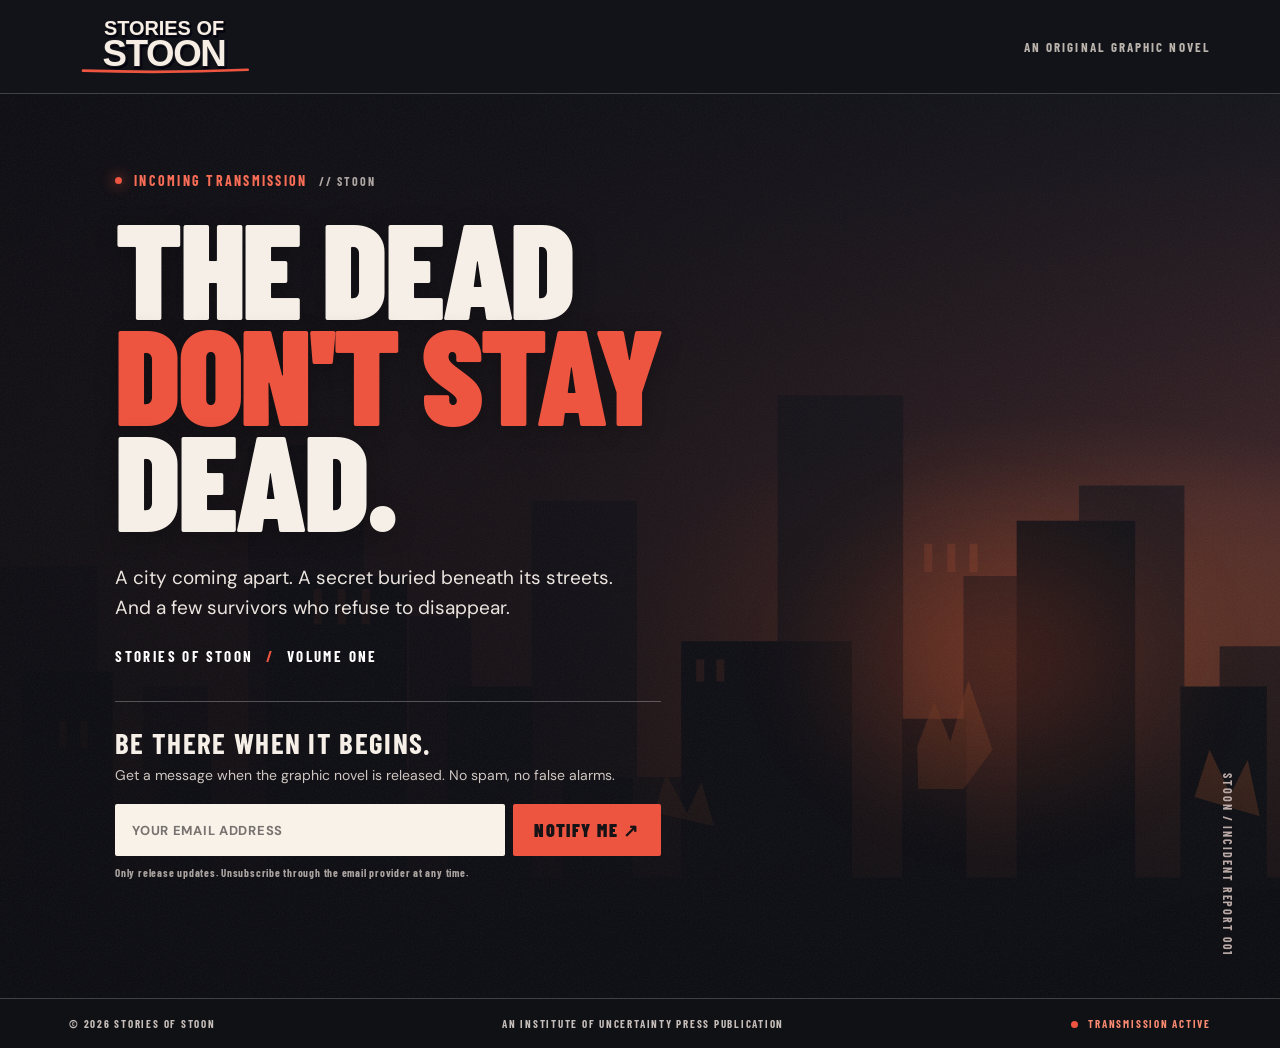
<file: index.html>
<!doctype html>
<html lang="en">
<head>
  <meta charset="utf-8">
  <meta name="viewport" content="width=device-width, initial-scale=1">
  <meta name="theme-color" content="#101015">
  <meta name="description" content="Stories of Stoon is an original graphic novel set in a city where the dead don't stay dead. Coming soon from Institute of Uncertainty Press.">
  <meta property="og:type" content="website">
  <meta property="og:title" content="Stories of Stoon | Coming Soon">
  <meta property="og:description" content="The dead don't stay dead. Enter the world of Stoon.">
  <meta property="og:image" content="https://storiesofstoon.github.io/assets/social-preview.svg">
  <meta property="og:url" content="https://storiesofstoon.github.io/">
  <title>Stories of Stoon | Coming Soon</title>
  <link rel="icon" type="image/svg+xml" href="assets/favicon.svg">
  <link rel="stylesheet" href="styles.css">
  <script src="config.js" defer></script>
  <script src="script.js" defer></script>
</head>
<body>
  <a class="skip" href="#main">Skip to content</a>
  <div class="site">
    <header class="header">
      <a class="brand" href="./" aria-label="Stories of Stoon home">
        <img src="assets/logo.svg" alt="Stories of Stoon" width="250" height="82">
      </a>
      <span class="header-tag">AN ORIGINAL GRAPHIC NOVEL</span>
    </header>

    <main id="main" class="hero">
      <div class="skyline" aria-hidden="true"></div>
      <div class="atmosphere" aria-hidden="true"></div>
      <div class="hero-inner">
        <p class="eyebrow"><span class="signal"></span> INCOMING TRANSMISSION <span class="code">// STOON</span></p>
        <h1>THE DEAD<br><em>DON'T STAY</em><br>DEAD.</h1>
        <p class="intro">A city coming apart. A secret buried beneath its streets. And a few survivors who refuse to disappear.</p>
        <p class="launch">STORIES OF STOON <span class="slash">/</span> VOLUME ONE</p>
        <div class="countdown" id="countdown" hidden aria-label="Countdown to launch">
          <p class="countdown-label">THE OUTBREAK BEGINS IN</p>
          <div class="clock" aria-live="off">
            <div><b id="days">00</b><small>DAYS</small></div>
            <div><b id="hours">00</b><small>HOURS</small></div>
            <div><b id="minutes">00</b><small>MINUTES</small></div>
            <div><b id="seconds">00</b><small>SECONDS</small></div>
          </div>
        </div>
        <section class="signup" aria-labelledby="signup-heading">
          <h2 id="signup-heading">BE THERE WHEN IT BEGINS.</h2>
          <p>Get a message when the graphic novel is released. No spam, no false alarms.</p>
          <form id="signup-form" class="signup-form" novalidate>
            <label class="sr-only" for="email">Email address</label>
            <input id="email" name="email" type="email" placeholder="YOUR EMAIL ADDRESS" autocomplete="email" required>
            <button type="submit">NOTIFY ME <span aria-hidden="true">↗</span></button>
          </form>
          <p class="form-status" id="form-status" role="status" aria-live="polite"></p>
          <p class="fineprint">Only release updates. Unsubscribe through the email provider at any time.</p>
        </section>
        <div class="purchase" id="purchase" hidden aria-label="Purchase links">
          <a id="amazon-link" class="purchase-link" rel="noopener noreferrer" target="_blank" hidden>BUY ON AMAZON ↗</a>
          <a id="direct-link" class="purchase-link secondary" rel="noopener noreferrer" target="_blank" hidden>BUY DIRECT ↗</a>
        </div>
      </div>
      <p class="side-label" aria-hidden="true">STOON / INCIDENT REPORT 001</p>
    </main>

    <footer class="footer">
      <span>© <span id="year">2026</span> STORIES OF STOON</span>
      <span>AN INSTITUTE OF UNCERTAINTY PRESS PUBLICATION</span>
      <span class="footer-status"><i></i> TRANSMISSION ACTIVE</span>
    </footer>
  </div>
</body>
</html>
</file>
<file: styles.css>
@import url('https://fonts.googleapis.com/css2?family=Barlow+Condensed:wght@500;600;700;800;900&family=DM+Sans:wght@400;500;600;700&display=swap');
:root{color-scheme:dark;--bg:#101015;--paper:#f5efe7;--muted:#c6c0b9;--red:#ed5540;--line:rgba(255,255,255,.20)}
*{box-sizing:border-box}html{scroll-behavior:smooth}body{margin:0;background:#0d0e12;color:var(--paper);font-family:'DM Sans',Arial,sans-serif}button,input{font:inherit}a{color:inherit}a:focus-visible,button:focus-visible,input:focus-visible{outline:3px solid #fff;outline-offset:4px}.skip{position:absolute;left:12px;top:-90px;z-index:30;padding:12px;background:#fff;color:#111}.skip:focus{top:12px}.site{min-height:100svh;display:flex;flex-direction:column;overflow:hidden}.header{z-index:2;display:flex;align-items:center;justify-content:space-between;gap:20px;padding:16px clamp(22px,5.4vw,92px);background:#121319;border-bottom:1px solid var(--line)}.brand{display:inline-flex;align-items:center}.brand img{width:190px;height:auto;display:block}.header-tag,.eyebrow,.code,.launch,.countdown-label,.fineprint,.footer,.side-label{font-family:'Barlow Condensed','Arial Narrow',sans-serif;letter-spacing:.16em;font-weight:700}.header-tag{font-size:13px;color:#bbb4ad}.hero{position:relative;flex:1;min-height:710px;isolation:isolate;display:flex;align-items:center;padding:78px clamp(22px,9vw,155px) 90px;background:radial-gradient(ellipse at 76% 69%,rgba(245,87,45,.3),transparent 43%),linear-gradient(115deg,#14151c 0%,#1c1a22 45%,#3a2426 76%,#1a1a21 100%)}.hero:before{content:"";position:absolute;inset:0;z-index:-1;background:linear-gradient(90deg,rgba(10,10,15,.9) 0%,rgba(11,11,17,.8) 42%,rgba(11,11,17,.21) 100%),linear-gradient(0deg,rgba(9,10,14,.95),transparent 55%)}.hero:after{content:"";pointer-events:none;position:absolute;inset:0;z-index:1;opacity:.14;background-image:url('assets/noise.svg');mix-blend-mode:screen}.skyline{position:absolute;z-index:-2;inset:0;background:url('assets/stoon-skyline.svg') center bottom/cover no-repeat}.atmosphere{position:absolute;z-index:-1;right:2%;bottom:15%;width:40vw;height:45vh;background:radial-gradient(ellipse,rgba(255,90,43,.21),transparent 63%);filter:blur(30px)}.hero-inner{position:relative;z-index:2;max-width:735px}.eyebrow{color:#fa6d56;font-size:14px;display:flex;gap:12px;align-items:center;margin:0 0 24px}.signal{width:7px;height:7px;border-radius:50%;background:var(--red);box-shadow:0 0 14px var(--red)}.code{color:#aca5a2;font-size:12px}h1,h2{font-family:'Barlow Condensed',Impact,'Arial Narrow',sans-serif}h1{font-size:clamp(75px,10.6vw,158px);line-height:.78;letter-spacing:-.026em;font-weight:900;margin:0 0 32px;text-shadow:0 4px 25px rgba(0,0,0,.23)}h1 em{font-style:normal;color:var(--red)}.intro{max-width:530px;color:#ebe4df;font-size:clamp(16px,1.5vw,19px);line-height:1.6;margin:0 0 24px}.launch{font-size:15px;margin:0 0 36px;color:#fff}.slash{color:var(--red);margin:0 7px}.signup{max-width:555px;border-top:1px solid rgba(255,255,255,.27);padding-top:26px}.signup h2{font-size:29px;line-height:1;letter-spacing:.045em;margin:0 0 8px}.signup>p{margin:0 0 18px;font-size:14px;color:#cfc6c1;line-height:1.5}.signup-form{display:flex;gap:8px;max-width:555px}.signup-form input{background:#f8f2e9;color:#18171a;border:0;border-radius:2px;padding:17px 17px;flex:1;min-width:0;font-weight:700;font-size:13px;letter-spacing:.055em}.signup-form input::placeholder{color:#77716f}.signup-form button{background:var(--red);color:#161316;border:0;border-radius:2px;padding:15px 21px;min-width:145px;cursor:pointer;font-family:'Barlow Condensed',sans-serif;letter-spacing:.08em;font-size:18px;font-weight:900;transition:background .15s,transform .15s}.signup-form button:hover{background:#ff755c;transform:translateY(-1px)}.signup-form button:disabled{opacity:.6;cursor:wait}.signup .fineprint{font-size:11px;opacity:.8;letter-spacing:.07em;margin:9px 0 0}.form-status{min-height:0;font-size:13px;color:#ffae9b!important;margin:10px 0 0!important}.form-status:empty{display:none}.form-status.success{color:#c7ebcb!important}.countdown{margin:-9px 0 30px}.countdown-label{color:#fa6d56;margin:0 0 10px;font-size:13px}.clock{display:flex;gap:18px}.clock>div{display:flex;flex-direction:column;align-items:center;min-width:60px}.clock b{font-family:'Barlow Condensed',Impact,sans-serif;font-size:43px;line-height:1}.clock small{font-size:10px;letter-spacing:.12em;color:#c6bcb7;margin-top:4px}.purchase{display:flex;gap:10px;flex-wrap:wrap;margin-top:26px}.purchase-link{background:var(--red);color:#141014;text-decoration:none;padding:13px 20px;font-family:'Barlow Condensed',sans-serif;font-size:19px;font-weight:900;letter-spacing:.055em}.purchase-link.secondary{background:transparent;color:#fff;border:1px solid #fff}.side-label{position:absolute;right:33px;bottom:42px;writing-mode:vertical-rl;font-size:12px;color:#b8a7a4}.footer{z-index:2;display:flex;align-items:center;justify-content:space-between;gap:16px;padding:18px clamp(22px,5.4vw,92px);background:#101115;border-top:1px solid var(--line);font-size:11px;color:#c5bdb9}.footer-status{color:#fa8a71}.footer-status i{display:inline-block;width:7px;height:7px;background:var(--red);border-radius:50%;margin-right:7px}.sr-only{position:absolute;width:1px;height:1px;padding:0;margin:-1px;overflow:hidden;clip:rect(0,0,0,0);white-space:nowrap;border:0}
@media(max-width:700px){.header{padding:13px 21px}.brand img{width:145px}.header-tag{font-size:10px;letter-spacing:.07em;text-align:right}.hero{min-height:700px;padding:70px 23px 65px;align-items:flex-start}.hero:before{background:linear-gradient(90deg,rgba(10,10,15,.94),rgba(10,10,15,.66)),linear-gradient(0deg,rgba(10,10,15,.96),transparent)}h1{font-size:clamp(66px,15vw,101px);margin-bottom:27px}.eyebrow{font-size:11px;letter-spacing:.1em}.code{display:none}.intro{font-size:16px}.signup-form{flex-direction:column}.signup-form button{width:100%}.side-label{display:none}.footer{flex-wrap:wrap;gap:8px;padding:17px 21px}.footer span:nth-child(2){order:3;width:100%}.clock{gap:10px}}
@media(prefers-reduced-motion:reduce){*,*:before,*:after{scroll-behavior:auto!important;animation:none!important;transition:none!important}}
</file>
